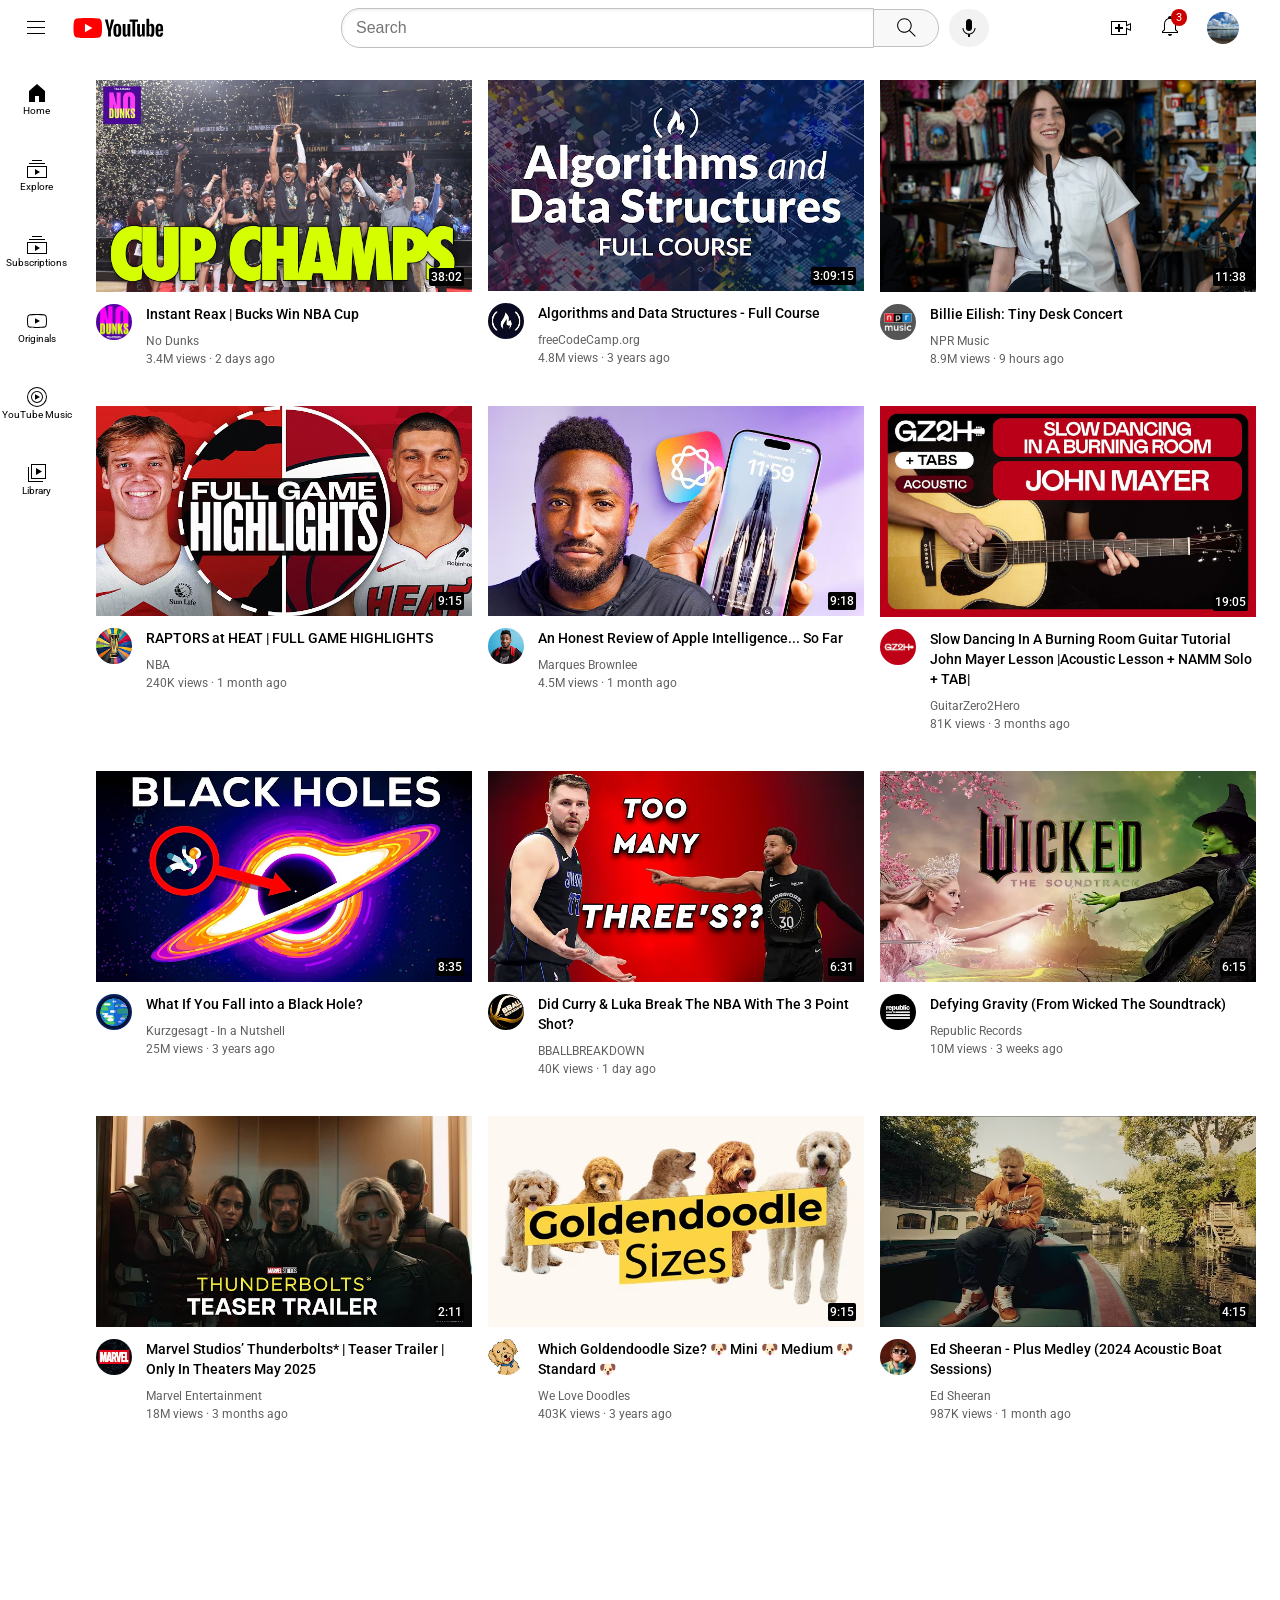
<file: index.html>
<!DOCTYPE html>
<html>

<head>
    <title>YouTube</title>
    <link rel="preconnect" href="https://fonts.googleapis.com">
    <link rel="preconnect" href="https://fonts.gstatic.com" crossorigin>
    <link
        href="https://fonts.googleapis.com/css2?family=Roboto:ital,wght@0,100;0,300;0,400;0,500;0,700;0,900;1,100;1,300;1,400;1,500;1,700;1,900&display=swap"
        rel="stylesheet">

    <link rel="stylesheet" href="styles/general.css">
    <link rel="stylesheet" href="styles/header.css">
    <link rel="stylesheet" href="styles/video.css">
    <link rel="stylesheet" href="styles/sidebar.css">
</head>

<body>
    <header class="header">
        <div class="left-section">
            <img class="hamburger-menu" src="icons/hamburger-menu.svg">
            <img class="youtube-logo" src="icons/youtube-logo.svg">
        </div>

        <div class="middle-section">
            <input class="search-bar" type="text" placeholder="Search">
            <button class="search-button">
                <img class="search-icon" src="icons/search.svg">
                <div class="tooltip">Search</div>
            </button>
            <button class="voice-search-button">
                <img class="voice-search-icon" src="icons/voice-search-icon.svg">
                <div class="tooltip">Search with your voice</div>
            </button>
        </div>

        <div class="right-section">
            <img class="upload-icon" src="icons/upload.svg">
            <div class="notifications-icon-container">
                <img class="notifications-icon" src="icons/notifications.svg">
                <div class="notifications-count">3</div>
            </div>
            <img class="current-user-picture" src="channel-pictures/my-channel.jpg">
        </div>

    </header>

    <nav class="sidebar">
        <div class="sidebar-link">
            <img src="icons/home.svg">
            <div>Home</div>
        </div>
        <div class="sidebar-link">
            <img src="icons/subscriptions.svg">
            <div>Explore</div>
        </div>
        <div class="sidebar-link">
            <img src="icons/subscriptions.svg">
            <div>Subscriptions</div>
        </div>
        <div class="sidebar-link">
            <img src="icons/originals.svg">
            <div>Originals</div>
        </div>
        <div class="sidebar-link">
            <img src="icons/youtube-music.svg">
            <div>YouTube Music</div>
        </div>
        <div class="sidebar-link">
            <img src="icons/library.svg">
            <div>Library</div>
        </div>
    </nav>

    <main>
        <section class="video-grid">
            <div class="video-preview">
                <div class="thumbnail-row">
                    <img class="thumbnail" src="thumbnails/thumbnail-3.jpg">
                    <div class="video-time">38:02</div>
                </div>

                <div class="video-info-grid">
                    <div class="channel-picture">
                        <img class="profile-picture" src="channel-pictures/channel-3.jpg">
                    </div>
                    <div class="video-info">
                        <p class="video-title">
                            Instant Reax | Bucks Win NBA Cup
                        </p>
                        <p class="video-author">
                            No Dunks
                        </p>
                        <p class="video-stats">
                            3.4M views &#183; 2 days ago
                        </p>
                    </div>
                </div>
            </div>

            <div class="video-preview">
                <div class="thumbnail-row">
                    <img class="thumbnail" src="thumbnails/thumbnail-6.avif">
                    <div class="video-time">3:09:15</div>
                </div>
                <div class="video-info-grid">
                    <div class="channel-picture">
                        <img class="profile-picture" src="channel-pictures/channel-6.jpg">
                    </div>
                    <div class="video-info">
                        <p class="video-title">
                            Algorithms and Data Structures - Full Course
                        </p>
                        <p class="video-author">
                            freeCodeCamp.org
                        </p>
                        <p class="video-stats">
                            4.8M views &#183; 3 years ago
                        </p>
                    </div>
                </div>
            </div>

            <div class="video-preview">
                <div class="thumbnail-row">
                    <img class="thumbnail" src="thumbnails/thumbnail-4.jpg">
                    <div class="video-time">11:38</div>
                </div>
                <div class="video-info-grid">
                    <div class="channel-picture">
                        <img class="profile-picture" src="channel-pictures/channel-4.jpg">
                    </div>
                    <div class="video-info">
                        <p class="video-title">
                            Billie Eilish: Tiny Desk Concert
                        </p>
                        <p class="video-author">
                            NPR Music
                        </p>
                        <p class="video-stats">
                            8.9M views &#183; 9 hours ago
                        </p>
                    </div>
                </div>
            </div>

            <div class="video-preview">
                <div class="thumbnail-row">
                    <img class="thumbnail" src="thumbnails/thumbnail-2.avif">
                    <div class="video-time">9:15</div>
                </div>
                <div class="video-info-grid">
                    <div class="channel-picture">
                        <img class="profile-picture" src="channel-pictures/channel-2.jpg">
                    </div>
                    <div class="video-info">
                        <p class="video-title">
                            RAPTORS at HEAT | FULL GAME HIGHLIGHTS
                        </p>
                        <p class="video-author">
                            NBA
                        </p>
                        <p class="video-stats">
                            240K views &#183; 1 month ago
                        </p>
                    </div>
                </div>
            </div>

            <div class="video-preview">
                <div class="thumbnail-row">
                    <img class="thumbnail" src="thumbnails/thumbnail-1.avif">
                    <div class="video-time">9:18</div>
                </div>

                <div class="video-info-grid">
                    <div class="channel-picture">
                        <img class="profile-picture" src="channel-pictures/channel-1.jpeg">
                    </div>
                    <div class="video-info">
                        <p class="video-title">
                            An Honest Review of Apple Intelligence... So Far
                        </p>
                        <p class="video-author">
                            Marques Brownlee
                        </p>
                        <p class="video-stats">
                            4.5M views &#183; 1 month ago
                        </p>
                    </div>
                </div>
            </div>

            <div class="video-preview">
                <div class="thumbnail-row">
                    <img class="thumbnail" src="thumbnails/thumbnail-5.jpg">
                    <div class="video-time">19:05</div>
                </div>
                <div class="video-info-grid">
                    <div class="channel-picture">
                        <img class="profile-picture" src="channel-pictures/channel-5.jpg">
                    </div>
                    <div class="video-info">
                        <p class="video-title">
                            Slow Dancing In A Burning Room Guitar Tutorial John Mayer Lesson |Acoustic Lesson + NAMM
                            Solo + TAB|
                        </p>
                        <p class="video-author">
                            GuitarZero2Hero
                        </p>
                        <p class="video-stats">
                            81K views &#183; 3 months ago
                        </p>
                    </div>
                </div>
            </div>

            <div class="video-preview">
                <div class="thumbnail-row">
                    <img class="thumbnail" src="thumbnails/thumbnail-7.avif">
                    <div class="video-time">8:35</div>
                </div>
                <div class="video-info-grid">
                    <div class="channel-picture">
                        <img class="profile-picture" src="channel-pictures/channel-7.jpg">
                    </div>
                    <div class="video-info">
                        <p class="video-title">
                            What If You Fall into a Black Hole?
                        </p>
                        <p class="video-author">
                            Kurzgesagt - In a Nutshell
                        </p>
                        <p class="video-stats">
                            25M views &#183; 3 years ago
                        </p>
                    </div>
                </div>
            </div>

            <div class="video-preview">
                <div class="thumbnail-row">
                    <img class="thumbnail" src="thumbnails/thumbnail-8.avif">
                    <div class="video-time">6:31</div>
                </div>
                <div class="video-info-grid">
                    <div class="channel-picture">
                        <img class="profile-picture" src="channel-pictures/channel-8.jpg">
                    </div>
                    <div class="video-info">
                        <p class="video-title">
                            Did Curry &#38; Luka Break The NBA With The 3 Point Shot?
                        </p>
                        <p class="video-author">
                            BBALLBREAKDOWN
                        </p>
                        <p class="video-stats">
                            40K views &#183; 1 day ago
                        </p>
                    </div>
                </div>
            </div>

            <div class="video-preview">
                <div class="thumbnail-row">
                    <img class="thumbnail" src="thumbnails/thumbnail-9.avif">
                    <div class="video-time">6:15</div>
                </div>
                <div class="video-info-grid">
                    <div class="channel-picture">
                        <img class="profile-picture" src="channel-pictures/channel-9.jpg">
                    </div>
                    <div class="video-info">
                        <p class="video-title">
                            Defying Gravity (From Wicked The Soundtrack)
                        </p>
                        <p class="video-author">
                            Republic Records
                        </p>
                        <p class="video-stats">
                            10M views &#183; 3 weeks ago
                        </p>
                    </div>
                </div>
            </div>

            <div class="video-preview">
                <div class="thumbnail-row">
                    <img class="thumbnail" src="thumbnails/thumbnail-10.avif">
                    <div class="video-time">2:11</div>
                </div>
                <div class="video-info-grid">
                    <div class="channel-picture">
                        <img class="profile-picture" src="channel-pictures/channel-10.jpg">
                    </div>
                    <div class="video-info">
                        <p class="video-title">
                            Marvel Studios’ Thunderbolts* | Teaser Trailer | Only In Theaters May 2025
                        </p>
                        <p class="video-author">
                            Marvel Entertainment
                        </p>
                        <p class="video-stats">
                            18M views &#183; 3 months ago
                        </p>
                    </div>
                </div>
            </div>

            <div class="video-preview">
                <div class="thumbnail-row">
                    <img class="thumbnail" src="thumbnails/thumbnail-11.avif">
                    <div class="video-time">9:15</div>
                </div>
                <div class="video-info-grid">
                    <div class="channel-picture">
                        <img class="profile-picture" src="channel-pictures/channel-11.jpg">
                    </div>
                    <div class="video-info">
                        <p class="video-title">
                            Which Goldendoodle Size? 🐶 Mini 🐶 Medium 🐶 Standard 🐶
                        </p>
                        <p class="video-author">
                            We Love Doodles
                        </p>
                        <p class="video-stats">
                            403K views &#183; 3 years ago
                        </p>
                    </div>
                </div>
            </div>

            <div class="video-preview">
                <div class="thumbnail-row">
                    <img class="thumbnail" src="thumbnails/thumbnail-12.avif">
                    <div class="video-time">4:15</div>
                </div>
                <div class="video-info-grid">
                    <div class="channel-picture">
                        <img class="profile-picture" src="channel-pictures/channel-12.jpg">
                    </div>
                    <div class="video-info">
                        <p class="video-title">
                            Ed Sheeran - Plus Medley (2024 Acoustic Boat Sessions)
                        </p>
                        <p class="video-author">
                            Ed Sheeran
                        </p>
                        <p class="video-stats">
                            987K views &#183; 1 month ago
                        </p>
                    </div>
                </div>
            </div>
        </section>
    </main>
</body>

</html>
</file>
<file: styles/general.css>
p {
    margin-top: 0;
    margin-bottom: 0;
}

body {
    font-family: Roboto, Arial;
    margin: 0;
    padding: 80px 24px 1000px 96px;
    background-color: white;
}

.video-time {
    background-color: black;
    color: white;
    position: absolute;
    bottom: 10px;
    right: 8px;
    font-size: 12px;
    font-weight: 500;
    padding: 2px;
    border-radius: 2px;
}
</file>
<file: styles/header.css>
.header {
    height: 55px;
    display: flex;
    justify-content: space-between;

    position: fixed;
    left: 0;
    right: 0;
    top: 0;
    padding: 0 16px;

    background-color: white;
    z-index: 100;
}

.left-section {
    display: flex;
    align-items: center;
}

.middle-section {
    display: flex;
    flex: 1;
    margin-left: 70px;
    margin-right: 35px;
    max-width: 680px;
    align-items: center;
}

.right-section {
    width: 180px;
    display: flex;
    justify-content: space-evenly;
    align-items: center;
    margin-right: 0px;
    flex-shrink: 0;
}

.hamburger-menu {
    height: 24px;
    padding: 8px;
}

.youtube-logo {
    height: 20px;
    width: 93px;
    padding: 18px 14px 18px 16px;
}

.search-button {
    height: 38px;
    width: 66px;
    background-color: rgb(248, 248, 248);

    border: 0.667px solid rgb(192, 192, 192);
    border-radius: 0 19px 19px 0;

    margin-left: -1px;
    margin-right: 10px;

    position: relative;
    transition: background-color 0.15s;
}

.voice-search-button {
    height: 38px;
    width: 40px;
    background-color: rgb(242, 242, 242);
    border-radius: 19px;
    border: none;

    position: relative;
    transition: background-color 0.15s;
}

.search-bar {
    font-size: 20px;
    margin-left: 32px;
    padding: 0 4px;
    text-indent: 10px;

    flex: 1;
    height: 38px;
    font-size: 16px;
    border: 0.667px solid rgb(192, 192, 192);
    border-radius: 19px 0 0 19px;
    box-shadow: inset 1px 2px 3px rgba(0, 0, 0, 0.05);
    width: 0;
}

.search-bar::placeholder {
    font-size: 16px;
    padding-left: 0px;
}

.search-icon {
    height: 25px;
}

.voice-search-icon {
    height: 24px;
}

.upload-icon {
    height: 24px;
}

.youtube-apps-icon {
    height: 24px;
}

.notifications-icon {
    height: 24px;
}

.current-user-picture {
    height: 32px;
    border-radius: 16px;
}

.body {
    padding-bottom: 1000px;
}

.notifications-icon-container {
    position: relative
}

.notifications-count {
    position: absolute;
    background-color: rgb(204, 0, 0);
    color: white;
    font-size: 11px;
    border-radius: 10px;
    top: -5px;
    right: -5px;
    padding: 2px 5px;
}

.header img:hover,
.header button:hover {
    cursor: pointer;
}

.search-button,
.voice-search-button {
    position: relative;
    display: flex;
    justify-content: center;
    align-items: center;
}

.search-button .tooltip,
.voice-search-button .tooltip {
    position: absolute;
    background-color: gray;
    color: white;

    padding: 4px 8px;
    border-radius: 2px;

    font-size: 12px;

    bottom: -30px;
    opacity: 0;
    transition: opacity, 0.15s;
    pointer-events: none;
    white-space: nowrap;
}

.search-button:hover .tooltip,
.voice-search-button:hover .tooltip {
    opacity: 1;
}

.search-button:hover,
.voice-search-button:hover {
    background-color: rgb(235, 235, 235);
}

.search-bar:focus,
.search-bar:active {
    border-color: red;
}
</file>
<file: styles/video.css>
.thumbnail {
    width: 100%
}

.video-title {
    font-weight: 500;
    margin-top: 0px;
    font-size: 14px;
    line-height: 20px;
    margin-bottom: 10px;
}

.video-stats,
.video-author {
    font-size: 12px;
    color: rgb(96, 96, 96)
}

.video-author {
    margin-bottom: 4px;
}

.video-info-grid {
    display: grid;
    grid-template-columns: 50px 1fr;

}

.profile-picture {
    width: 36px;
    border-radius: 25px;
}

.thumbnail-row {
    margin-bottom: 8px;
    position: relative;
}

.video-grid {
    display: grid;
    grid-template-columns: 1fr 1fr 1fr;
    column-gap: 16px;
    row-gap: 40px;
}

.video-title,
.thumbnail,
.profile-picture {
    cursor: pointer;
}


@media (max-width: 1000px) {
    .video-grid {
        grid-template-columns: 1fr 1fr;
    }
}

@media (min-width: 751px) and (max-width: 999px) {
    .video-grid {
        grid-template-columns: 1fr 1fr 1fr;
    }
}

@media (min-width: 1500px) {
    .video-grid {
        grid-template-columns: 1fr 1fr 1fr 1fr;
    }
}
</file>
<file: styles/sidebar.css>
.sidebar {
    background-color: white;
    position: fixed;
    left: 0;
    bottom: 0;
    top: 55px;
    width: 73px;
    z-index: 200;
    padding-top: 5px;
}

.sidebar-link {
    background-color: white;
    height: 76px;
    display: flex;
    justify-content: center;
    align-items: center;
    flex-direction: column;
    cursor: pointer;
    transition: background-color 0.2s;
}

.sidebar-link:hover {
    background-color: rgb(235, 235, 235);
}

.sidebar-link img {
    height: 24px;
}

.sidebar-link div {
    font-size: 10px;
}
</file>
